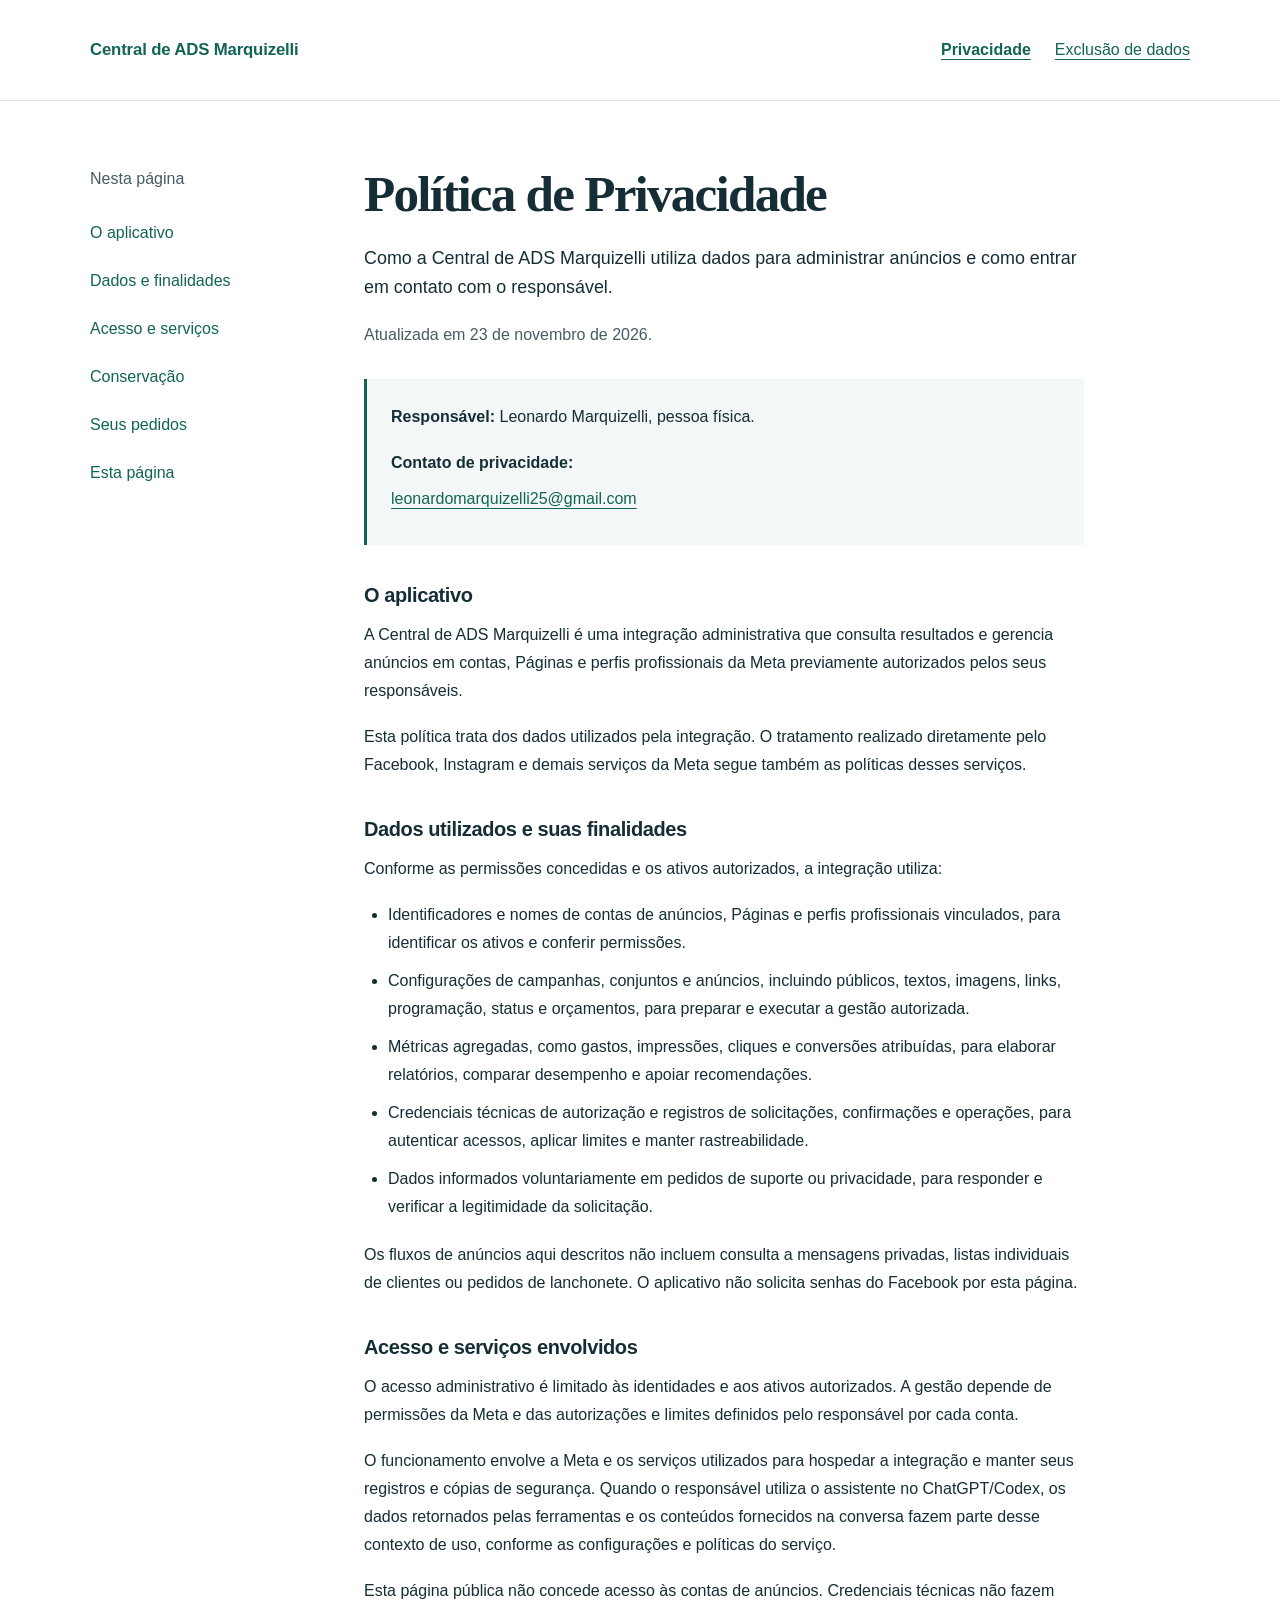
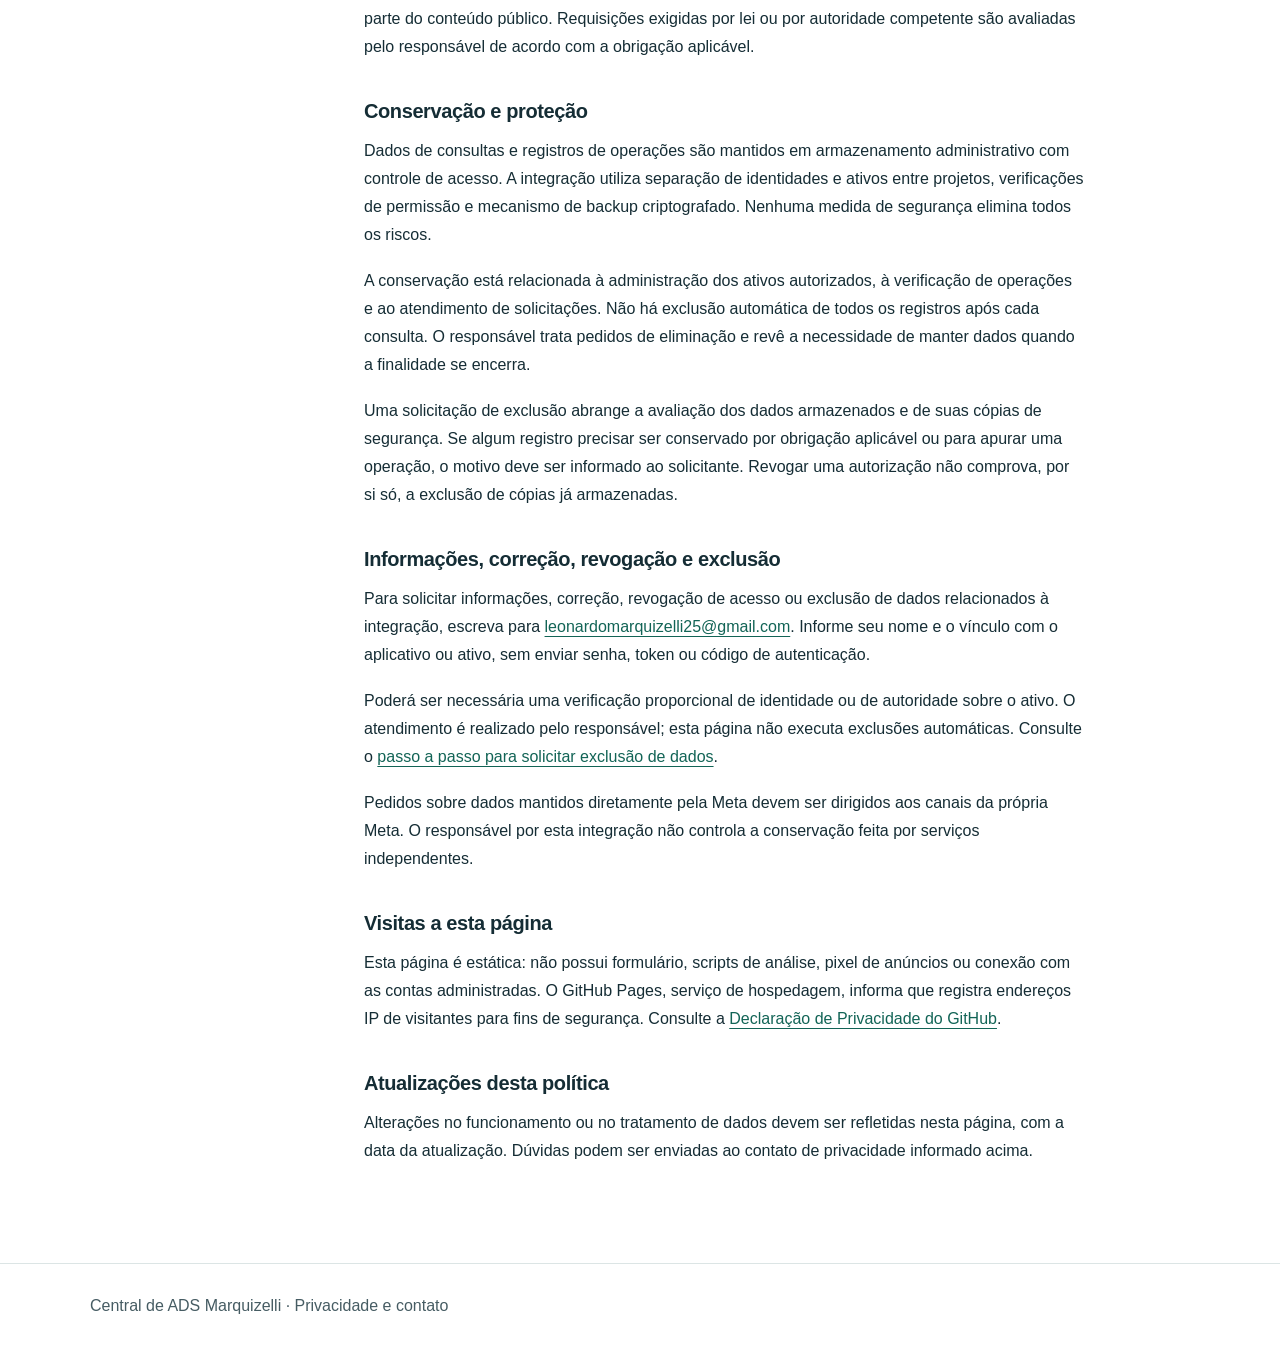
<file: index.html>
<!doctype html>
<html lang="pt-BR"><head><meta charset="utf-8"><meta name="viewport" content="width=device-width,initial-scale=1"><meta name="description" content="Política de privacidade da Central de ADS Marquizelli. Informações sobre dados, finalidades, acesso e solicitações de exclusão."><meta http-equiv="Content-Security-Policy" content="default-src 'none'; style-src 'self'; base-uri 'none'; form-action 'none'; object-src 'none'"><meta name="referrer" content="no-referrer"><title>Política de Privacidade | Central de ADS Marquizelli</title><link rel="stylesheet" href="styles.css"></head>
<body><a class="skip" href="#conteudo">Ir para o conteúdo</a><header><div class="wrap header-inner"><a class="identity" href="index.html">Central de ADS Marquizelli</a><nav aria-label="Documentos"><a href="index.html" aria-current="page">Privacidade</a><a href="exclusao-de-dados.html">Exclusão de dados</a></nav></div></header>
<main class="wrap"><aside aria-label="Nesta página"><p>Nesta página</p><div class="contents"><a href="#aplicativo">O aplicativo</a><a href="#dados">Dados e finalidades</a><a href="#acesso">Acesso e serviços</a><a href="#conservacao">Conservação</a><a href="#solicitacoes">Seus pedidos</a><a href="#pagina">Esta página</a></div></aside>
<article id="conteudo"><h1>Política de Privacidade</h1><p class="lead">Como a Central de ADS Marquizelli utiliza dados para administrar anúncios e como entrar em contato com o responsável.</p><p class="metadata">Atualizada em 23 de novembro de 2026.</p>
<div class="contact"><p><strong>Responsável:</strong> Leonardo Marquizelli, pessoa física.</p><p><strong>Contato de privacidade:</strong><br><a href="mailto:leonardomarquizelli25@gmail.com">leonardomarquizelli25@gmail.com</a></p></div>
<section id="aplicativo"><h2>O aplicativo</h2><p>A Central de ADS Marquizelli é uma integração administrativa que consulta resultados e gerencia anúncios em contas, Páginas e perfis profissionais da Meta previamente autorizados pelos seus responsáveis.</p><p>Esta política trata dos dados utilizados pela integração. O tratamento realizado diretamente pelo Facebook, Instagram e demais serviços da Meta segue também as políticas desses serviços.</p></section>
<section id="dados"><h2>Dados utilizados e suas finalidades</h2><p>Conforme as permissões concedidas e os ativos autorizados, a integração utiliza:</p><ul><li>Identificadores e nomes de contas de anúncios, Páginas e perfis profissionais vinculados, para identificar os ativos e conferir permissões.</li><li>Configurações de campanhas, conjuntos e anúncios, incluindo públicos, textos, imagens, links, programação, status e orçamentos, para preparar e executar a gestão autorizada.</li><li>Métricas agregadas, como gastos, impressões, cliques e conversões atribuídas, para elaborar relatórios, comparar desempenho e apoiar recomendações.</li><li>Credenciais técnicas de autorização e registros de solicitações, confirmações e operações, para autenticar acessos, aplicar limites e manter rastreabilidade.</li><li>Dados informados voluntariamente em pedidos de suporte ou privacidade, para responder e verificar a legitimidade da solicitação.</li></ul><p>Os fluxos de anúncios aqui descritos não incluem consulta a mensagens privadas, listas individuais de clientes ou pedidos de lanchonete. O aplicativo não solicita senhas do Facebook por esta página.</p></section>
<section id="acesso"><h2>Acesso e serviços envolvidos</h2><p>O acesso administrativo é limitado às identidades e aos ativos autorizados. A gestão depende de permissões da Meta e das autorizações e limites definidos pelo responsável por cada conta.</p><p>O funcionamento envolve a Meta e os serviços utilizados para hospedar a integração e manter seus registros e cópias de segurança. Quando o responsável utiliza o assistente no ChatGPT/Codex, os dados retornados pelas ferramentas e os conteúdos fornecidos na conversa fazem parte desse contexto de uso, conforme as configurações e políticas do serviço.</p><p>Esta página pública não concede acesso às contas de anúncios. Credenciais técnicas não fazem parte do conteúdo público. Requisições exigidas por lei ou por autoridade competente são avaliadas pelo responsável de acordo com a obrigação aplicável.</p></section>
<section id="conservacao"><h2>Conservação e proteção</h2><p>Dados de consultas e registros de operações são mantidos em armazenamento administrativo com controle de acesso. A integração utiliza separação de identidades e ativos entre projetos, verificações de permissão e mecanismo de backup criptografado. Nenhuma medida de segurança elimina todos os riscos.</p><p>A conservação está relacionada à administração dos ativos autorizados, à verificação de operações e ao atendimento de solicitações. Não há exclusão automática de todos os registros após cada consulta. O responsável trata pedidos de eliminação e revê a necessidade de manter dados quando a finalidade se encerra.</p><p>Uma solicitação de exclusão abrange a avaliação dos dados armazenados e de suas cópias de segurança. Se algum registro precisar ser conservado por obrigação aplicável ou para apurar uma operação, o motivo deve ser informado ao solicitante. Revogar uma autorização não comprova, por si só, a exclusão de cópias já armazenadas.</p></section>
<section id="solicitacoes"><h2>Informações, correção, revogação e exclusão</h2><p>Para solicitar informações, correção, revogação de acesso ou exclusão de dados relacionados à integração, escreva para <a href="mailto:leonardomarquizelli25@gmail.com">leonardomarquizelli25@gmail.com</a>. Informe seu nome e o vínculo com o aplicativo ou ativo, sem enviar senha, token ou código de autenticação.</p><p>Poderá ser necessária uma verificação proporcional de identidade ou de autoridade sobre o ativo. O atendimento é realizado pelo responsável; esta página não executa exclusões automáticas. Consulte o <a href="exclusao-de-dados.html">passo a passo para solicitar exclusão de dados</a>.</p><p>Pedidos sobre dados mantidos diretamente pela Meta devem ser dirigidos aos canais da própria Meta. O responsável por esta integração não controla a conservação feita por serviços independentes.</p></section>
<section id="pagina"><h2>Visitas a esta página</h2><p>Esta página é estática: não possui formulário, scripts de análise, pixel de anúncios ou conexão com as contas administradas. O GitHub Pages, serviço de hospedagem, informa que registra endereços IP de visitantes para fins de segurança. Consulte a <a href="https://docs.github.com/en/site-policy/privacy-policies/github-general-privacy-statement">Declaração de Privacidade do GitHub</a>.</p></section>
<section><h2>Atualizações desta política</h2><p>Alterações no funcionamento ou no tratamento de dados devem ser refletidas nesta página, com a data da atualização. Dúvidas podem ser enviadas ao contato de privacidade informado acima.</p></section>
</article></main><footer><div class="wrap"><p>Central de ADS Marquizelli · Privacidade e contato</p></div></footer></body></html>
</file>
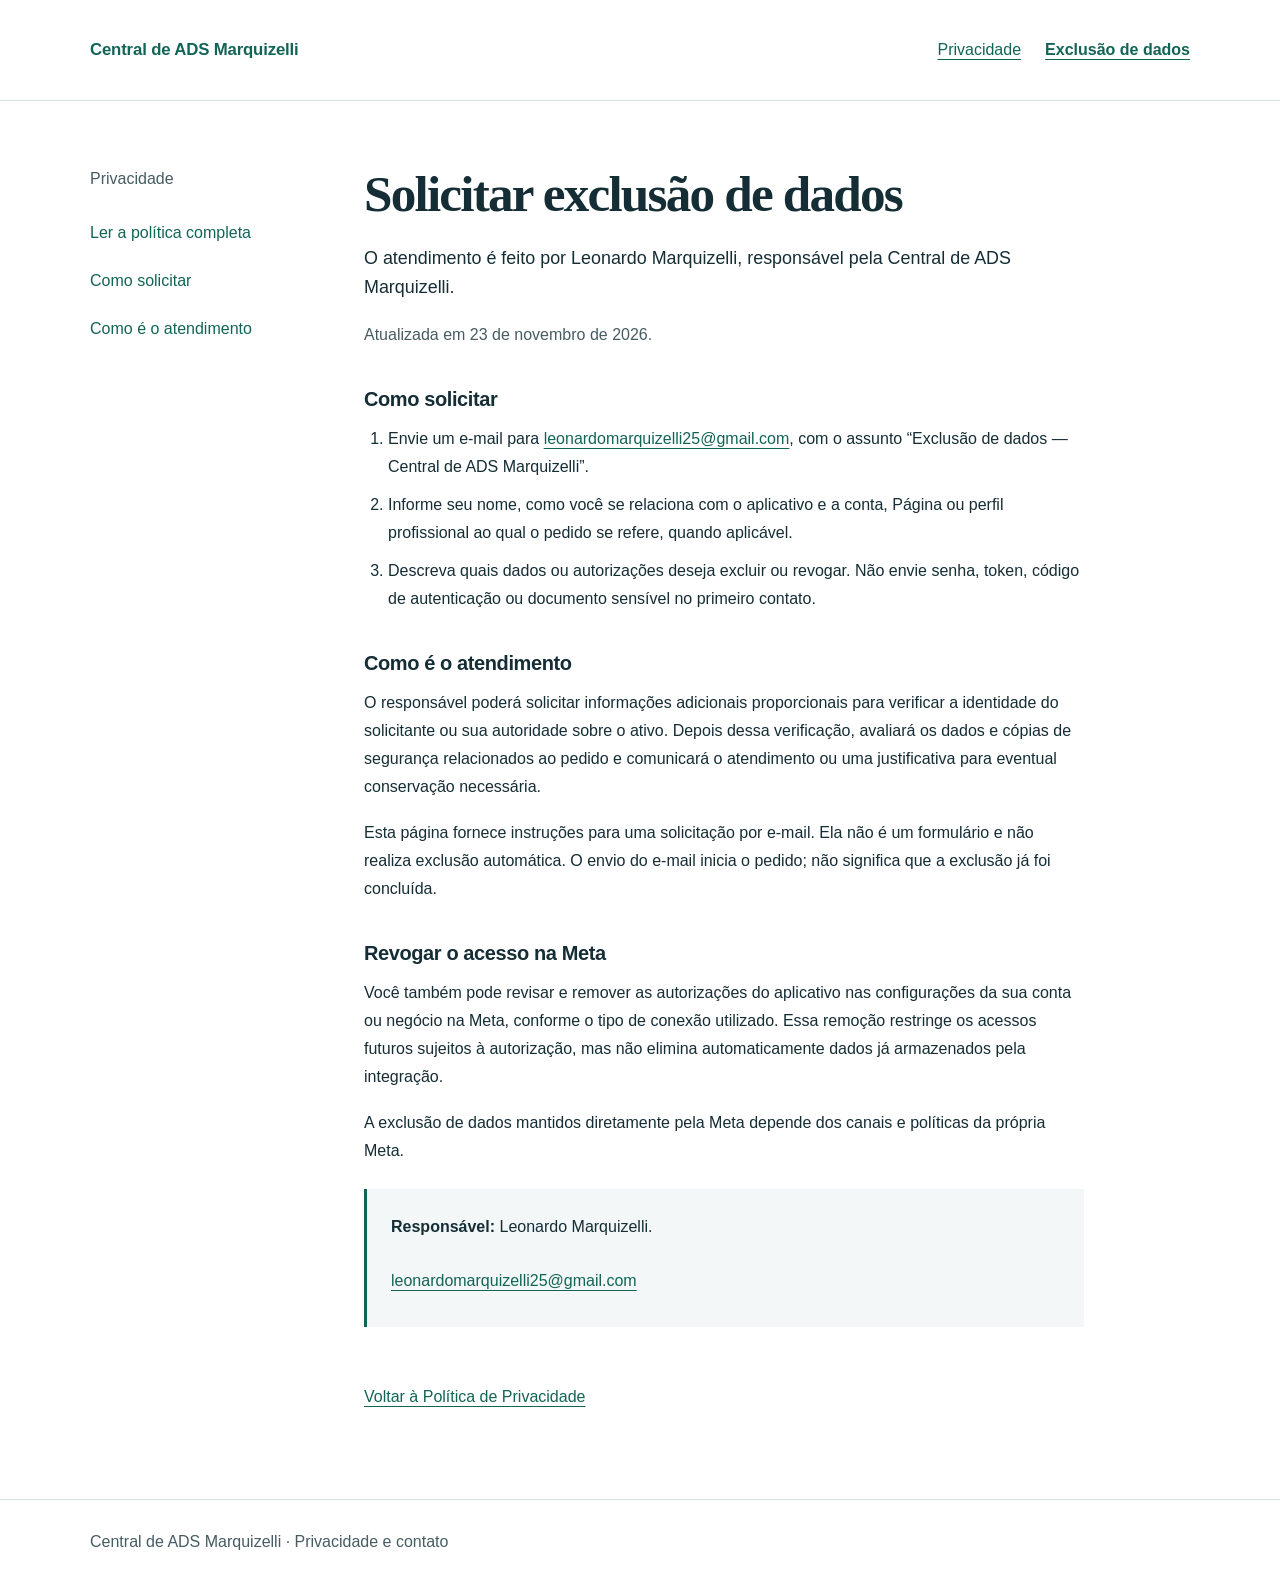
<file: exclusao-de-dados.html>
<!doctype html>
<html lang="pt-BR"><head><meta charset="utf-8"><meta name="viewport" content="width=device-width,initial-scale=1"><meta name="description" content="Como solicitar a exclusão de dados relacionados à Central de ADS Marquizelli."><meta http-equiv="Content-Security-Policy" content="default-src 'none'; style-src 'self'; base-uri 'none'; form-action 'none'; object-src 'none'"><meta name="referrer" content="no-referrer"><title>Exclusão de dados | Central de ADS Marquizelli</title><link rel="stylesheet" href="styles.css"></head>
<body><a class="skip" href="#conteudo">Ir para o conteúdo</a><header><div class="wrap header-inner"><a class="identity" href="index.html">Central de ADS Marquizelli</a><nav aria-label="Documentos"><a href="index.html">Privacidade</a><a href="exclusao-de-dados.html" aria-current="page">Exclusão de dados</a></nav></div></header>
<main class="wrap"><aside><p>Privacidade</p><div class="contents"><a href="index.html">Ler a política completa</a><a href="#solicitar">Como solicitar</a><a href="#atendimento">Como é o atendimento</a></div></aside><article id="conteudo"><h1>Solicitar exclusão de dados</h1><p class="lead">O atendimento é feito por Leonardo Marquizelli, responsável pela Central de ADS Marquizelli.</p><p class="metadata">Atualizada em 23 de novembro de 2026.</p>
<section id="solicitar"><h2>Como solicitar</h2><ol><li>Envie um e-mail para <a href="mailto:leonardomarquizelli25@gmail.com?subject=Exclus%C3%A3o%20de%20dados%20%E2%80%94%20Central%20de%20ADS%20Marquizelli">leonardomarquizelli25@gmail.com</a>, com o assunto “Exclusão de dados — Central de ADS Marquizelli”.</li><li>Informe seu nome, como você se relaciona com o aplicativo e a conta, Página ou perfil profissional ao qual o pedido se refere, quando aplicável.</li><li>Descreva quais dados ou autorizações deseja excluir ou revogar. Não envie senha, token, código de autenticação ou documento sensível no primeiro contato.</li></ol></section>
<section id="atendimento"><h2>Como é o atendimento</h2><p>O responsável poderá solicitar informações adicionais proporcionais para verificar a identidade do solicitante ou sua autoridade sobre o ativo. Depois dessa verificação, avaliará os dados e cópias de segurança relacionados ao pedido e comunicará o atendimento ou uma justificativa para eventual conservação necessária.</p><p>Esta página fornece instruções para uma solicitação por e-mail. Ela não é um formulário e não realiza exclusão automática. O envio do e-mail inicia o pedido; não significa que a exclusão já foi concluída.</p></section>
<section><h2>Revogar o acesso na Meta</h2><p>Você também pode revisar e remover as autorizações do aplicativo nas configurações da sua conta ou negócio na Meta, conforme o tipo de conexão utilizado. Essa remoção restringe os acessos futuros sujeitos à autorização, mas não elimina automaticamente dados já armazenados pela integração.</p><p>A exclusão de dados mantidos diretamente pela Meta depende dos canais e políticas da própria Meta.</p></section>
<div class="contact"><p><strong>Responsável:</strong> Leonardo Marquizelli.</p><p><a href="mailto:leonardomarquizelli25@gmail.com">leonardomarquizelli25@gmail.com</a></p></div><a class="back" href="index.html">Voltar à Política de Privacidade</a></article></main><footer><div class="wrap"><p>Central de ADS Marquizelli · Privacidade e contato</p></div></footer></body></html>
</file>
<file: styles.css>
:root{--paper:#fff;--ink:#152d35;--muted:#465c63;--accent:#126456;--line:#dce5e5;--soft:#f3f7f7;--focus:#9a3c10;--body:"Segoe UI",Arial,sans-serif;--display:Georgia,"Times New Roman",serif}*{box-sizing:border-box}html{scroll-padding-top:24px}body{margin:0;background:var(--paper);color:var(--ink);font:1rem/1.75 var(--body);overflow-x:clip}a{color:var(--accent);text-underline-offset:4px;overflow-wrap:anywhere}a:hover{text-decoration-thickness:2px}a:focus-visible{outline:3px solid var(--focus);outline-offset:4px}.skip{position:absolute;top:-90px;left:16px;padding:12px;background:var(--paper);z-index:5}.skip:focus{top:12px}.wrap{width:min(1100px,100% - 64px);margin:auto}header{padding:28px 0;border-bottom:1px solid var(--line)}.header-inner{display:flex;justify-content:space-between;align-items:center;flex-wrap:wrap;gap:12px 28px}.identity{font-size:1.05rem;font-weight:700;letter-spacing:-.01em;text-decoration:none;max-width:100%}nav{display:flex;flex-wrap:wrap;gap:4px 24px}nav a{display:inline-flex;align-items:center;min-height:44px;font-size:1rem}nav [aria-current=page]{font-weight:700}main{display:grid;grid-template-columns:minmax(0,210px) minmax(0,720px);gap:64px;padding:64px 0 80px}aside{min-width:0}aside p{margin-top:0;color:var(--muted)}.contents{display:flex;flex-direction:column;gap:4px}.contents a{display:flex;align-items:center;min-height:44px;padding:4px 0;text-decoration:none}article{min-width:0}h1{font-family:var(--display);font-size:clamp(2.2rem,4vw,3.25rem);line-height:1.15;letter-spacing:-.035em;margin:0 0 20px}h2{font-size:1.25rem;line-height:1.4;margin:36px 0 12px;letter-spacing:-.02em}p{margin:0 0 18px}ul,ol{padding-left:24px;margin:0 0 20px}li{margin-bottom:10px}.lead{font-size:1.12rem;line-height:1.65}.metadata{color:var(--muted);margin-bottom:30px;font-size:1rem}.contact{background:var(--soft);border-left:3px solid var(--accent);padding:24px;margin:24px 0 32px}.contact p:last-child{margin-bottom:0}.contact a{display:inline-flex;align-items:center;min-height:44px;max-width:100%;overflow-wrap:anywhere;word-break:break-word}.back{display:inline-flex;align-items:center;min-height:44px;margin-top:16px}footer{border-top:1px solid var(--line);padding:28px 0;color:var(--muted)}footer p{margin:0}strong{font-weight:650}@media(max-width:760px){.wrap{width:calc(100% - 40px)}header{padding:18px 0}.header-inner{align-items:flex-start;gap:4px}nav{gap:0 20px}main{grid-template-columns:minmax(0,1fr);gap:28px;padding:36px 0 52px}.contents{flex-direction:row;flex-wrap:wrap;gap:0 20px}aside p{margin-bottom:8px}.contact{padding:20px}h1{font-size:2.3rem}}@media print{header,aside,footer,.skip,.back{display:none}main{display:block;padding:0}.wrap{width:100%}a{color:var(--ink)}.contact{background:none;padding:12px;border:1px solid var(--line)}body{font-size:11pt}h1{font-size:24pt}h2{break-after:avoid}}
</file>
